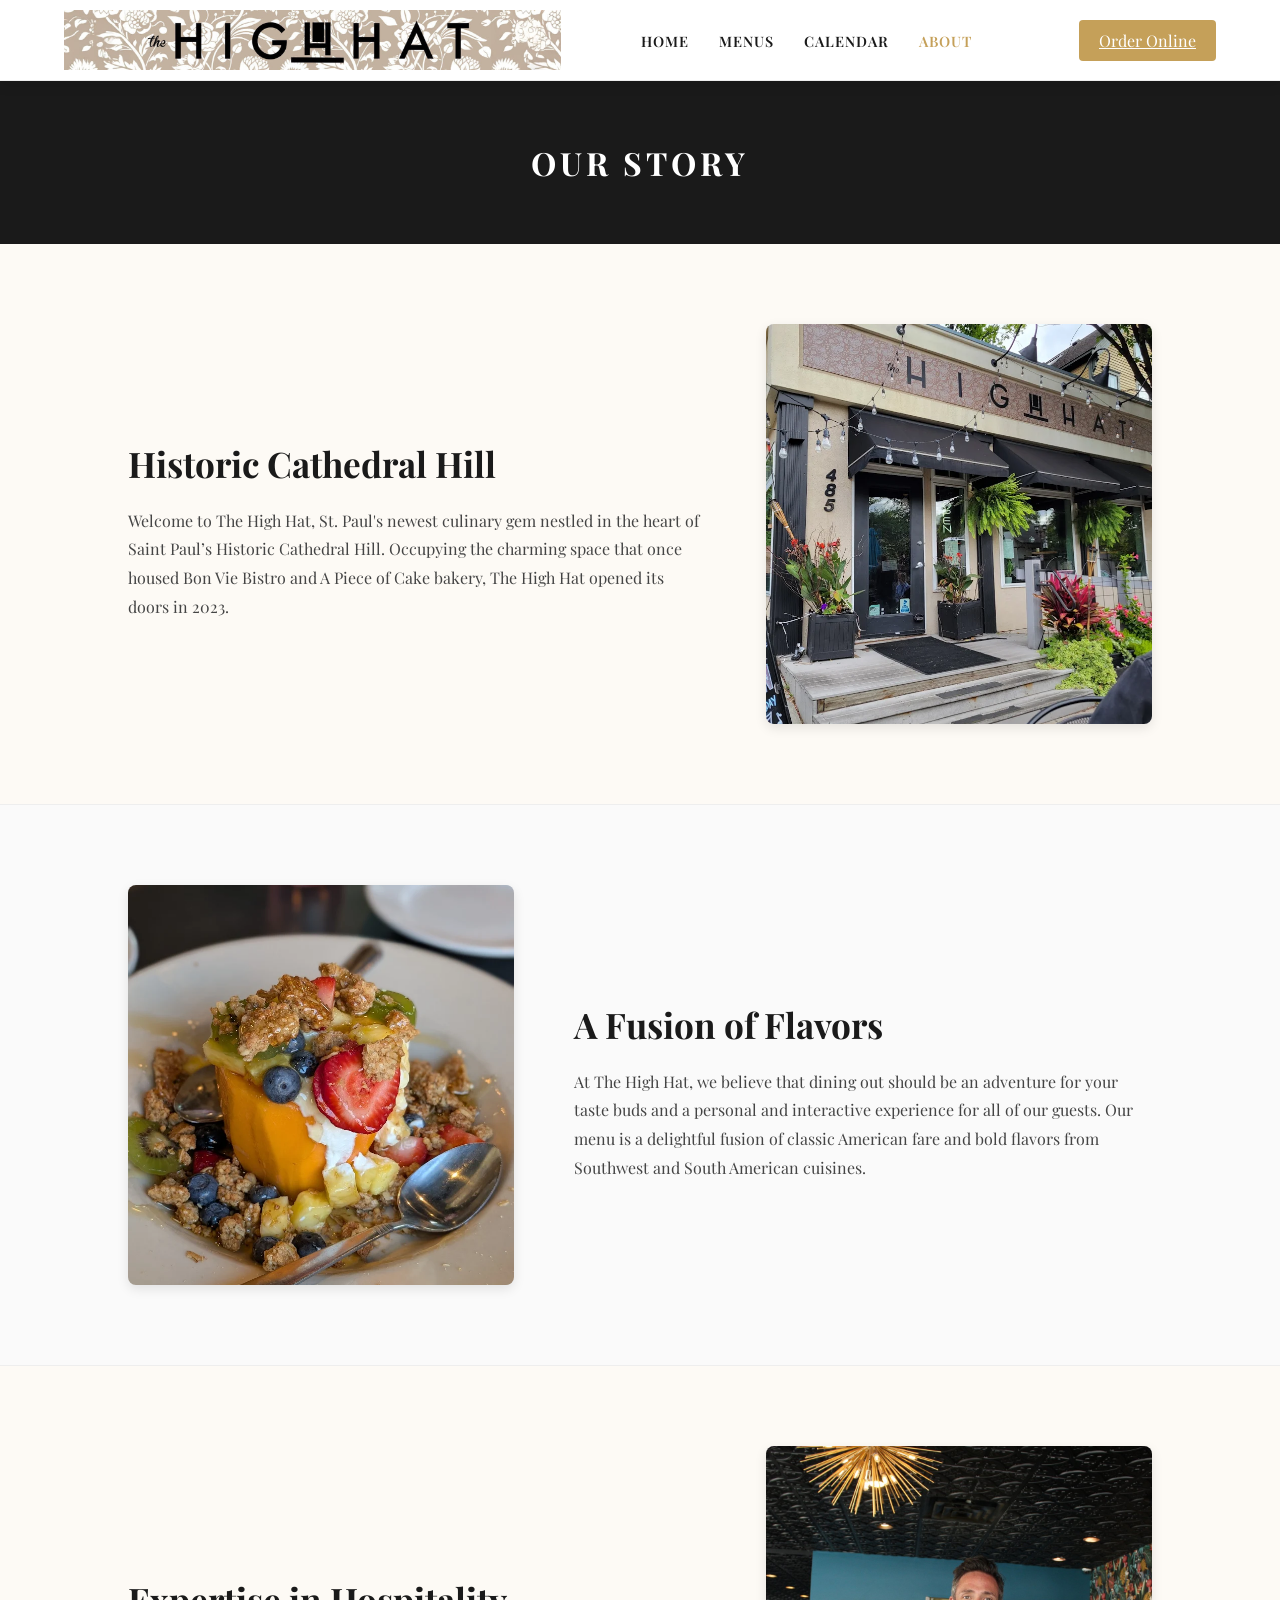
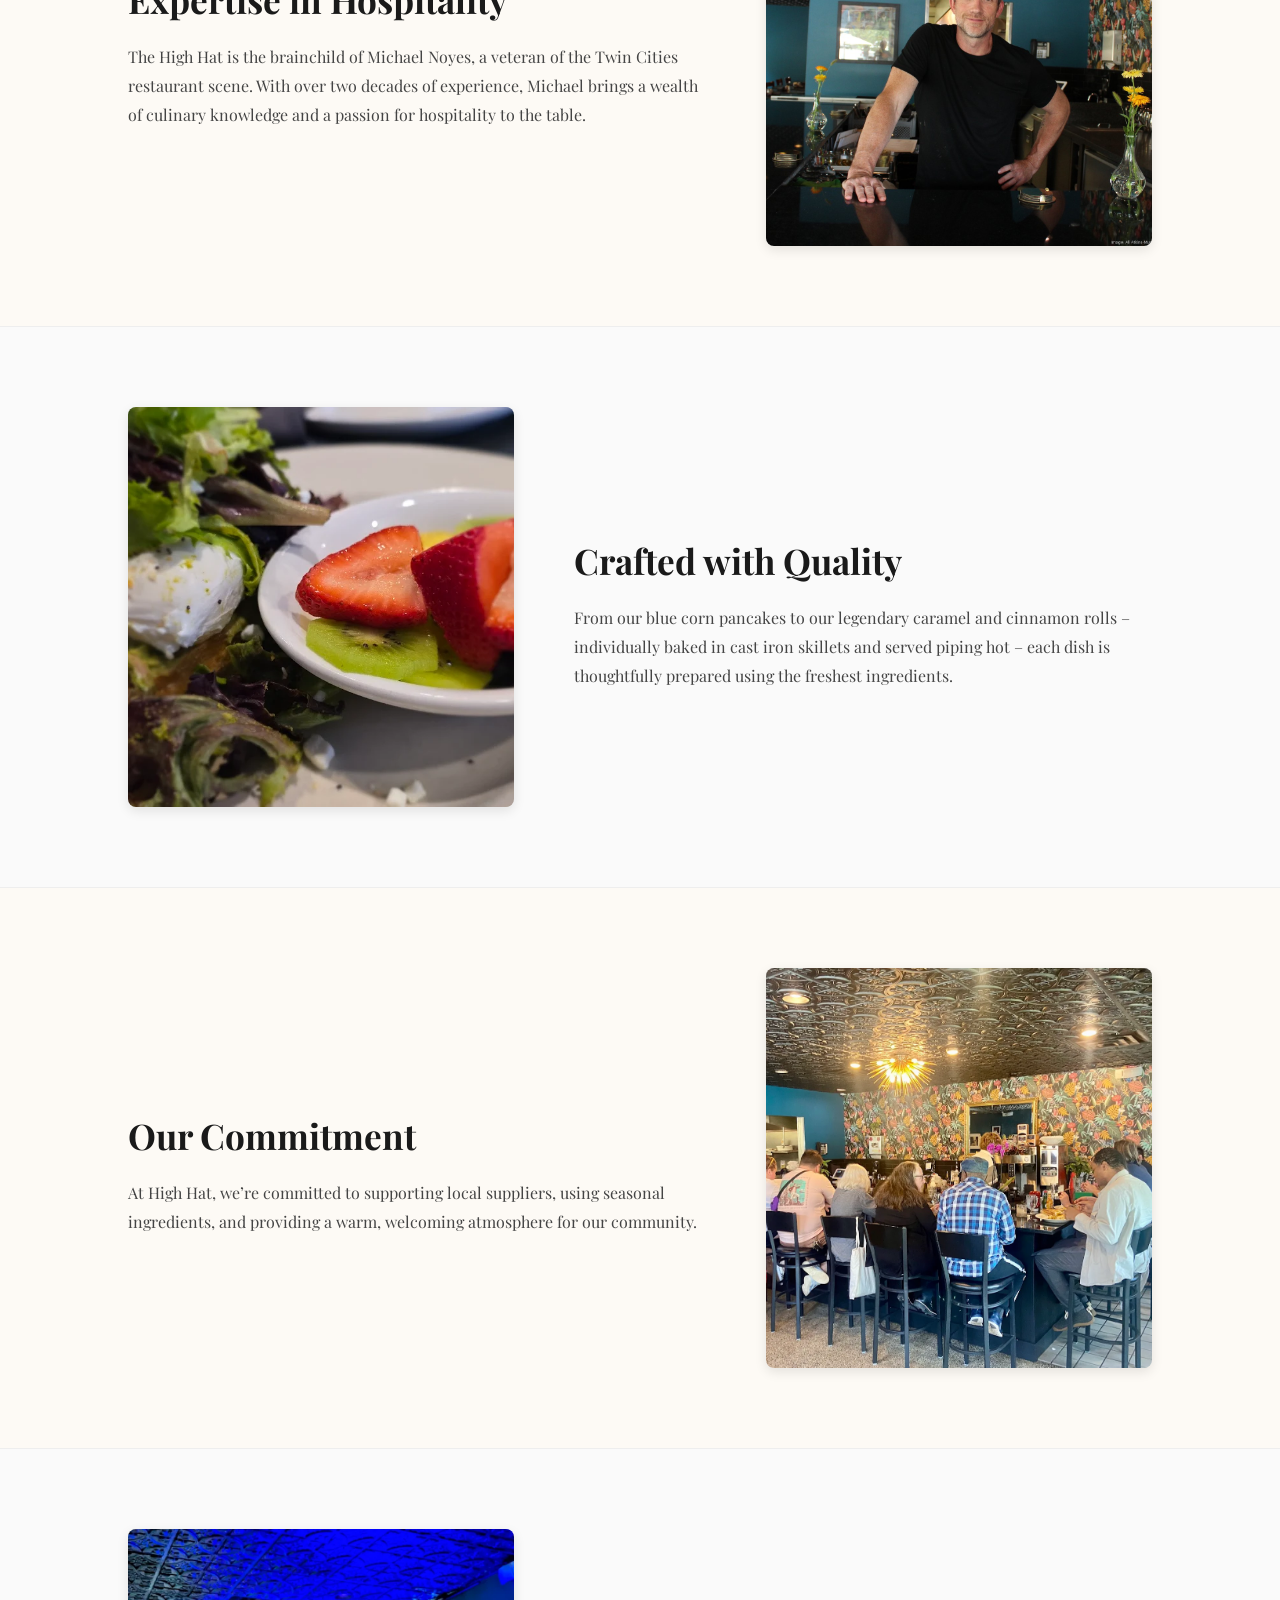
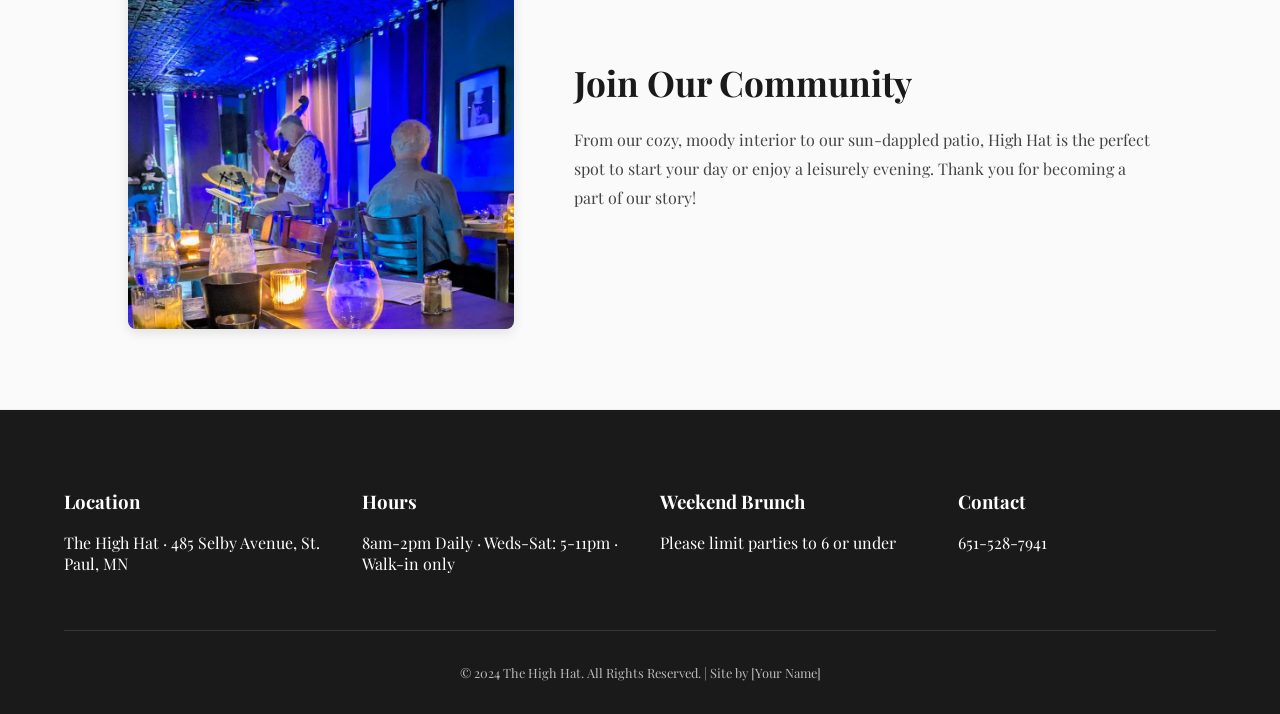
<file: about.html>
<!DOCTYPE html>
<html lang="en">
<head>
    <meta charset="UTF-8">
    <meta name="viewport" content="width=device-width, initial-scale=1.0">
    <title>About | The High Hat St. Paul</title>
    <link href="https://fonts.googleapis.com/css2?family=Playfair+Display:wght@700&family=Raleway:wght@400;600&display=swap" rel="stylesheet">
    <link rel="stylesheet" href="style.css">
    <style>
        /* Header / Nav Adjustments - Matches Home Page */
        nav {
            display: flex;
            justify-content: space-between;
            align-items: center;
            padding: 10px 5%;
            background-color: white;
            border-bottom: 1px solid #eee;
        }

        .logo-container { flex: 1; }

        .logo-img {
            height: 60px;
            width: auto;
            display: block;
        }

        .nav-links {
            flex: 2;
            display: flex;
            justify-content: center;
            gap: 30px;
            list-style: none;
        }

        .nav-socials {
            flex: 1;
            display: flex;
            justify-content: flex-end;
        }

        /* About Section Layout */
        .about-section {
            padding: 80px 10%;
            display: flex;
            align-items: center;
            gap: 60px;
            border-bottom: 1px solid #eee;
        }
        .about-section:nth-child(even) {
            flex-direction: row-reverse;
            background-color: #fafafa;
        }
        .about-text { flex: 1.2; }
        .about-text h2 {
            font-family: 'Playfair Display', serif;
            font-size: 2.2rem;
            margin-bottom: 20px;
            color: var(--charcoal);
        }
        .about-text p { line-height: 1.8; color: #444; }

        .about-image-container {
            flex: 0.8;
            height: 400px;
            border-radius: 8px;
            overflow: hidden;
            box-shadow: var(--shadow);
            background: #eee;
        }
        .about-image-container img {
            width: 100%;
            height: 100%;
            object-fit: cover;
            display: block;
        }

        @media (max-width: 992px) {
            nav { flex-direction: column; gap: 15px; text-align: center; }
            .about-section { flex-direction: column !important; text-align: center; padding: 60px 5%; }
            .about-image-container { width: 100%; height: 300px; }
        }
    </style>
</head>
<body>

<nav>
    <div class="logo-container">
        <a href="index.html">
            <img src="assets/images/highhat-logo-1600.jpg" alt="The High Hat Logo" class="logo-img">
        </a>
    </div>
    <ul class="nav-links">
        <li><a href="index.html">Home</a></li>
        <li><a href="menus.html">Menus</a></li>
        <li><a href="calendar.html">Calendar</a></li>
        <li><a href="about.html" style="color: var(--gold);">About</a></li>
    </ul>
    <div class="nav-socials">
        <a href="https://the-high-hat.square.site/?owg-fulfillment=pickup&fulfillment=PICKUP&location=11ee9ab554c231b391283cecef6dbab4&location_id=LCAC9ADJ18G5F" class="order-btn">Order Online</a>
    </div>
</nav>

<div style="background: var(--charcoal); color: white; padding: 60px 0; text-align: center;">
    <h1 style="margin: 0; letter-spacing: 4px; text-transform: uppercase;">Our Story</h1>
</div>

<main>
    <section class="about-section">
        <div class="about-text">
            <h2>Historic Cathedral Hill</h2>
            <p>Welcome to The High Hat, St. Paul's newest culinary gem nestled in the heart of Saint Paul’s Historic Cathedral Hill. Occupying the charming space that once housed Bon Vie Bistro and A Piece of Cake bakery, The High Hat opened its doors in 2023.</p>
        </div>
        <div class="about-image-container">
            <img src="assets/images/Section1Image.jpg" alt="The High Hat Exterior">
        </div>
    </section>

    <section class="about-section">
        <div class="about-text">
            <h2>A Fusion of Flavors</h2>
            <p>At The High Hat, we believe that dining out should be an adventure for your taste buds and a personal and interactive experience for all of our guests. Our menu is a delightful fusion of classic American fare and bold flavors from Southwest and South American cuisines.</p>
        </div>
        <div class="about-image-container">
            <img src="assets/images/Section2Image.jpg" alt="Fusion Cuisine">
        </div>
    </section>

    <section class="about-section">
        <div class="about-text">
            <h2>Expertise in Hospitality</h2>
            <p>The High Hat is the brainchild of Michael Noyes, a veteran of the Twin Cities restaurant scene. With over two decades of experience, Michael brings a wealth of culinary knowledge and a passion for hospitality to the table.</p>
        </div>
        <div class="about-image-container">
            <img src="assets/images/Section3Image.jpg" alt="Hospitality">
        </div>
    </section>

    <section class="about-section">
        <div class="about-text">
            <h2>Crafted with Quality</h2>
            <p>From our blue corn pancakes to our legendary caramel and cinnamon rolls – individually baked in cast iron skillets and served piping hot – each dish is thoughtfully prepared using the freshest ingredients.</p>
        </div>
        <div class="about-image-container">
            <img src="assets/images/Section4Image.jpg" alt="Cast Iron Rolls">
        </div>
    </section>

    <section class="about-section">
        <div class="about-text">
            <h2>Our Commitment</h2>
            <p>At High Hat, we’re committed to supporting local suppliers, using seasonal ingredients, and providing a warm, welcoming atmosphere for our community.</p>
        </div>
        <div class="about-image-container">
            <img src="assets/images/Section5Image.jpg" alt="Community">
        </div>
    </section>

    <section class="about-section">
        <div class="about-text">
            <h2>Join Our Community</h2>
            <p>From our cozy, moody interior to our sun-dappled patio, High Hat is the perfect spot to start your day or enjoy a leisurely evening. Thank you for becoming a part of our story!</p>
        </div>
        <div class="about-image-container">
            <img src="assets/images/Section6Image.jpg" alt="The High Hat Interior">
        </div>
    </section>
</main>

<footer>
    <div class="footer-content">
        <div><h3>Location</h3><p>The High Hat · 485 Selby Avenue, St. Paul, MN</p></div>
        <div><h3>Hours</h3><p>8am-2pm Daily  ·  Weds-Sat: 5-11pm  ·  Walk-in only</p></div>
        <div><h3>Weekend Brunch</h3><p>Please limit parties to 6 or under</p></div>
        <div><h3>Contact</h3><p>651-528-7941</p></div>
    </div>
    <div class="footer-bottom">
        <p>&copy; 2024 The High Hat. All Rights Reserved. | Site by [Your Name]</p>
    </div>
</footer>

</body>
</html>
</file>
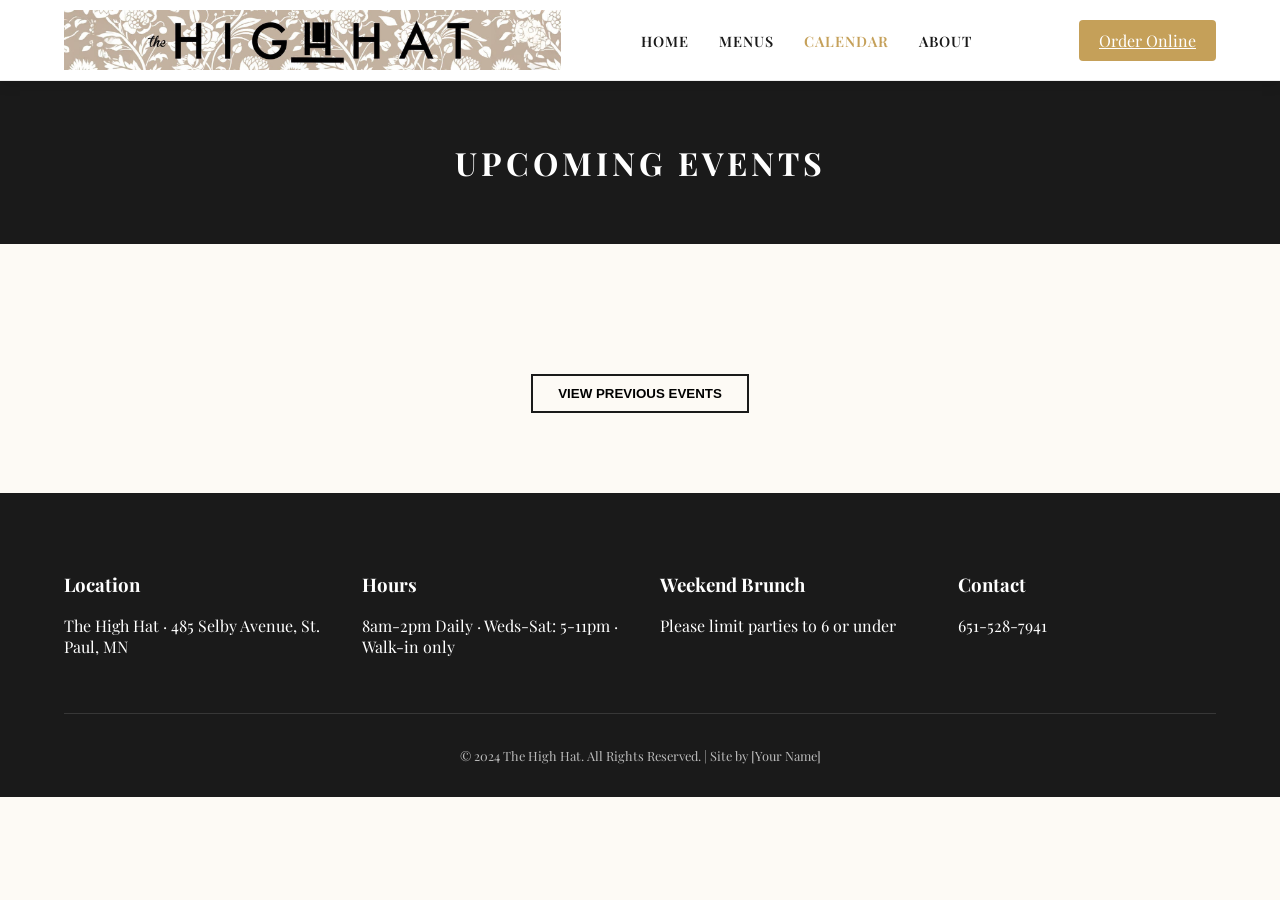
<file: calendar.html>
<!DOCTYPE html>
<html lang="en">
<head>
    <meta charset="UTF-8">
    <meta name="viewport" content="width=device-width, initial-scale=1.0">
    <title>Calendar | The High Hat St. Paul</title>
    <link href="https://fonts.googleapis.com/css2?family=Playfair+Display:wght@700&family=Raleway:wght@400;600&display=swap" rel="stylesheet">
    <link rel="stylesheet" href="style.css">
    <style>
        /* Header / Nav Adjustments */
        nav {
            display: flex;
            justify-content: space-between;
            align-items: center;
            padding: 10px 5%;
            background-color: white;
            border-bottom: 1px solid #eee;
        }
        .logo-container { flex: 1; }
        .logo-img { height: 60px; width: auto; display: block; }
        .nav-links { flex: 2; display: flex; justify-content: center; gap: 30px; list-style: none; }
        .nav-socials { flex: 1; display: flex; justify-content: flex-end; }

        .calendar-container { padding: 40px 5%; max-width: 1200px; margin: auto; }
        .section-title { font-family: 'Playfair Display', serif; font-size: 2rem; border-bottom: 2px solid var(--gold); margin-bottom: 30px; padding-bottom: 10px; }
        .calendar-grid { display: grid; grid-template-columns: repeat(auto-fit, minmax(300px, 1fr)); gap: 30px; margin-bottom: 50px; }

        .event-card { background: #ffffff; border: 1px solid #ddd; border-radius: 8px; overflow: hidden; display: flex; flex-direction: column; transition: 0.3s; box-shadow: 0 4px 6px rgba(0,0,0,0.05); }
        .event-card:hover { transform: translateY(-5px); box-shadow: 0 8px 15px rgba(0,0,0,0.1); }
        .past-event { opacity: 0.7; filter: grayscale(50%); }

        .event-image-container { width: 100%; height: 400px; background-color: #f4f4f4; overflow: hidden; }
        .event-image-container img { width: 100%; height: 100%; object-fit: cover; display: block; }

        .event-info { padding: 20px; text-align: center; flex-grow: 1; display: flex; flex-direction: column; }
        .event-date-display { color: var(--gold); font-weight: 600; text-transform: uppercase; font-size: 0.85rem; display: block; }
        .event-name { font-family: 'Playfair Display', serif; font-size: 1.3rem; margin: 10px 0; color: var(--charcoal); }
        .event-details { font-size: 0.9rem; line-height: 1.5; color: #555; margin-bottom: 15px; flex-grow: 1; }

        #previous-events-wrapper { display: none; margin-top: 20px; }
        .toggle-btn { background: none; border: 2px solid #1a1a1a; padding: 10px 25px; cursor: pointer; font-weight: 600; text-transform: uppercase; transition: 0.3s; margin: 40px 0; }
        .toggle-btn:hover { background: #1a1a1a; color: white; }
        .details-btn { display: inline-block; padding: 10px 20px; background-color: var(--gold); color: white; text-decoration: none; border-radius: 4px; font-size: 0.75rem; font-weight: 600; text-transform: uppercase; margin-top: auto; }

        @media (max-width: 992px) {
            nav { flex-direction: column; gap: 15px; text-align: center; }
        }
    </style>
</head>
<body>

<nav>
    <div class="logo-container">
        <a href="index.html">
            <img src="assets/images/highhat-logo-1600.jpg" alt="The High Hat Logo" class="logo-img">
        </a>
    </div>
    <ul class="nav-links">
        <li><a href="index.html">Home</a></li>
        <li><a href="menus.html">Menus</a></li>
        <li><a href="calendar.html" style="color: var(--gold);">Calendar</a></li>
        <li><a href="about.html">About</a></li>
    </ul>
    <div class="nav-socials">
        <a href="https://the-high-hat.square.site/?owg-fulfillment=pickup&fulfillment=PICKUP&location=11ee9ab554c231b391283cecef6dbab4&location_id=LCAC9ADJ18G5F" class="order-btn">Order Online</a>
    </div>
</nav>

<div style="background: var(--charcoal); color: white; padding: 60px 0; text-align: center;">
    <h1 style="margin: 0; letter-spacing: 4px; text-transform: uppercase;">Upcoming Events</h1>
</div>

<main class="calendar-container">
    <div id="upcoming-grid" class="calendar-grid"></div>

    <div style="text-align: center;">
        <button class="toggle-btn" onclick="togglePastEvents()">View Previous Events</button>
    </div>

    <div id="previous-events-wrapper">
        <h2 class="section-title">Past Events</h2>
        <div id="previous-grid" class="calendar-grid"></div>
    </div>

    <div id="master-event-list" style="display: none;">

        <div class="event-card" data-date="2026-03-05">
            <div class="event-image-container"><img src="assets/events/Event_Magraw.jpeg" alt="Dean Magraw"></div>
            <div class="event-info">
                <span class="event-date-display">Thursday, March 5th</span>
                <h3 class="event-name">Dean Magraw, Gary Raynor, and Jay Epstein</h3>
                <p class="event-details">$10 cover or a 2 drink minimum per person</p>
            </div>
        </div>

        <div class="event-card" data-date="2026-03-06">
            <div class="event-image-container"><img src="assets/events/zacc-harris.jpg" alt="Zacc Harris"></div>
            <div class="event-info">
                <span class="event-date-display">Friday, March 6th @ 7PM</span>
                <h3 class="event-name">The Zacc Harris Trio</h3>
                <p class="event-details">$10 cover or a 2 drink minimum per person</p>
            </div>
        </div>

        <div class="event-card" data-date="2026-03-07">
            <div class="event-image-container"><img src="assets/events/Power-of-Jazz-Quartet-500.jpg" alt="Power of 10"></div>
            <div class="event-info">
                <span class="event-date-display">Saturday, March 7th @ 7PM</span>
                <h3 class="event-name">Power of Ten Quartet</h3>
                <p class="event-details">$15 cover or a 2 drink minimum per person.</p>
            </div>
        </div>

        <div class="event-card" data-date="2026-03-12">
            <div class="event-image-container"><img src="assets/events/Event_Epstein.jpeg" alt="Dave Hagedorn"></div>
            <div class="event-info">
                <span class="event-date-display">Thursday, March 12th @ 7PM</span>
                <h3 class="event-name">Dave Hagedorn with Jay Epstein and Gary Raynor</h3>
                <p class="event-details">$10 cover or a 2 drink minimum per person</p>
            </div>
        </div>

        <div class="event-card" data-date="2026-03-13">
            <div class="event-image-container"><img src="assets/events/Event_Carioca.jpeg" alt="Quarteto Carioca"></div>
            <div class="event-info">
                <span class="event-date-display">Friday, March 13th @ 7PM</span>
                <h3 class="event-name">Quarteto Carioca</h3>
                <p class="event-details">Swingin' bossa nova, samba jazz, and MPB.</p>
                <a href="https://www.eventbrite.com/e/quarteto-carioca-live-at-the-high-hat-tickets-1984516990741" class="details-btn">Tickets / Details</a>
            </div>
        </div>

        <div class="event-card" data-date="2026-03-14">
            <div class="event-image-container"><img src="assets/events/sean-smitty-smith.jpg" alt="Sean Smitty Smith"></div>
            <div class="event-info">
                <span class="event-date-display">Saturday, March 14th @ 7PM</span>
                <h3 class="event-name">Sean "Smitty" Smith and SP4</h3>
                <p class="event-details">A night of funk, soul, and R&B.</p>
                <a href="https://www.eventbrite.com/e/sean-smitty-smith-and-sp4-tickets-1984573045402" class="details-btn">Tickets / Details</a>
            </div>
        </div>

    </div>
</main>

<script>
    function organizeEvents() {
        const today = new Date();
        today.setHours(0, 0, 0, 0);
        const masterList = document.getElementById('master-event-list');
        const events = masterList.getElementsByClassName('event-card');
        const upcomingGrid = document.getElementById('upcoming-grid');
        const previousGrid = document.getElementById('previous-grid');

        Array.from(events).forEach(event => {
            const eventDateStr = event.getAttribute('data-date');
            const eventDate = new Date(eventDateStr + "T00:00:00");

            if (eventDate >= today) {
                upcomingGrid.appendChild(event.cloneNode(true));
            } else {
                const pastEvent = event.cloneNode(true);
                pastEvent.classList.add('past-event');
                previousGrid.appendChild(pastEvent);
            }
        });
    }
    function togglePastEvents() {
        const wrapper = document.getElementById('previous-events-wrapper');
        const btn = document.querySelector('.toggle-btn');
        if (wrapper.style.display === 'block') {
            wrapper.style.display = 'none';
            btn.innerText = 'View Previous Events';
        } else {
            wrapper.style.display = 'block';
            btn.innerText = 'Hide Previous Events';
        }
    }
    window.onload = organizeEvents;
</script>

<footer>
    <div class="footer-content">
        <div><h3>Location</h3><p>The High Hat · 485 Selby Avenue, St. Paul, MN</p></div>
        <div><h3>Hours</h3><p>8am-2pm Daily  ·  Weds-Sat: 5-11pm  ·  Walk-in only</p></div>
        <div><h3>Weekend Brunch</h3><p>Please limit parties to 6 or under</p></div>
        <div><h3>Contact</h3><p>651-528-7941</p></div>
    </div>
    <div class="footer-bottom">
        <p>&copy; 2024 The High Hat. All Rights Reserved. | Site by [Your Name]</p>
    </div>
</footer>

</body>
</html>
</file>
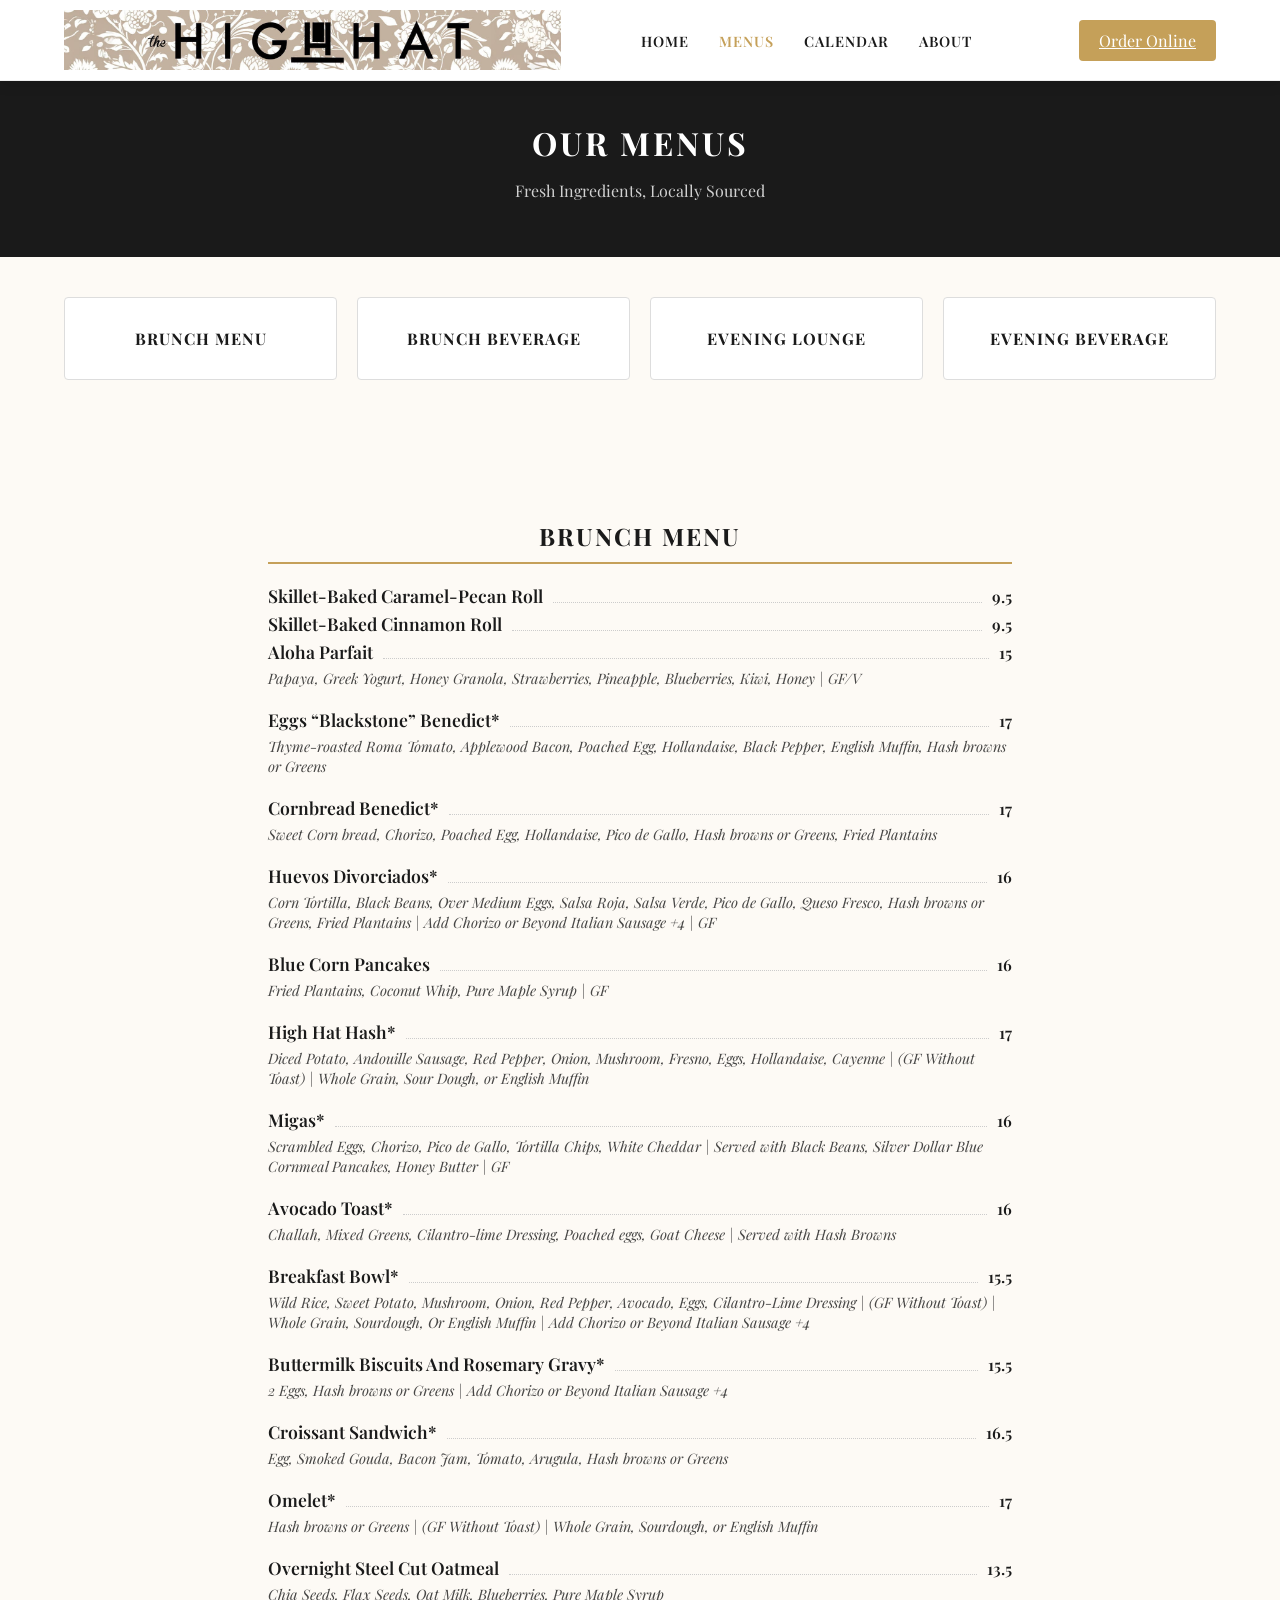
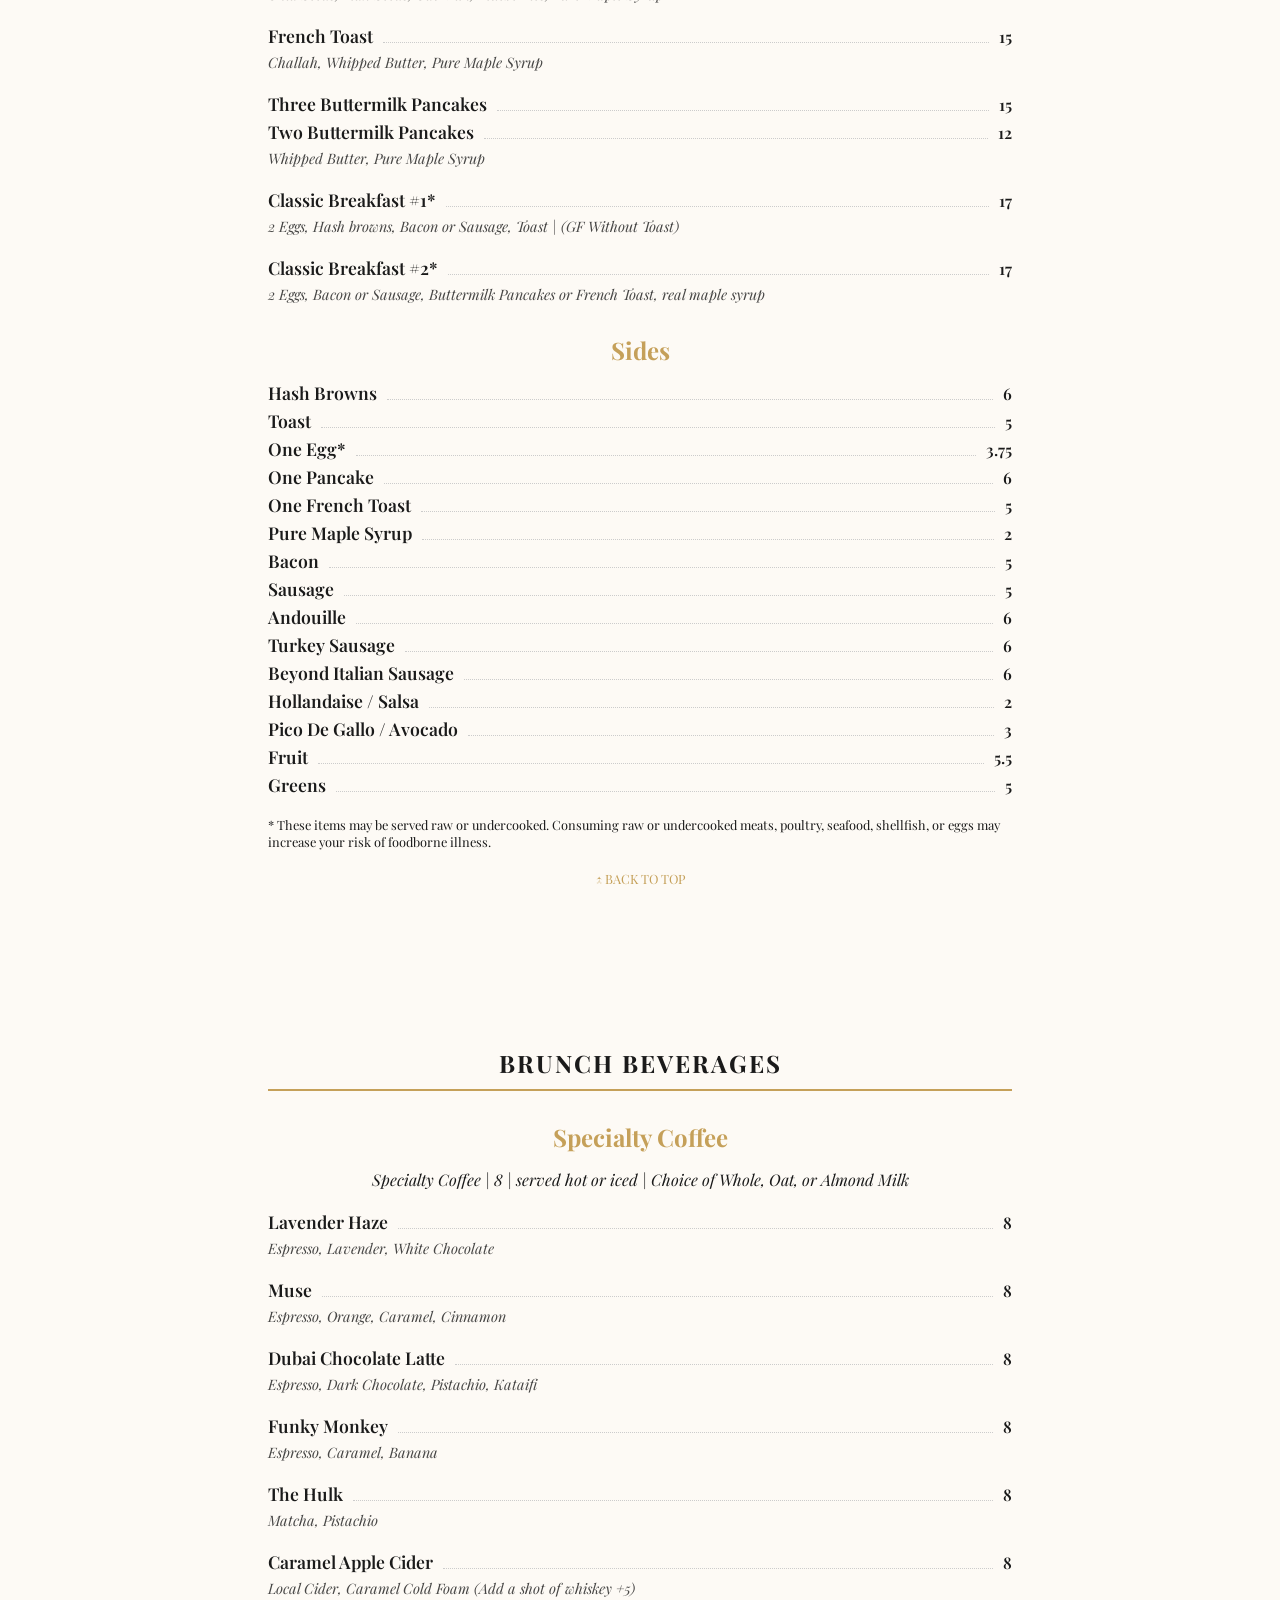
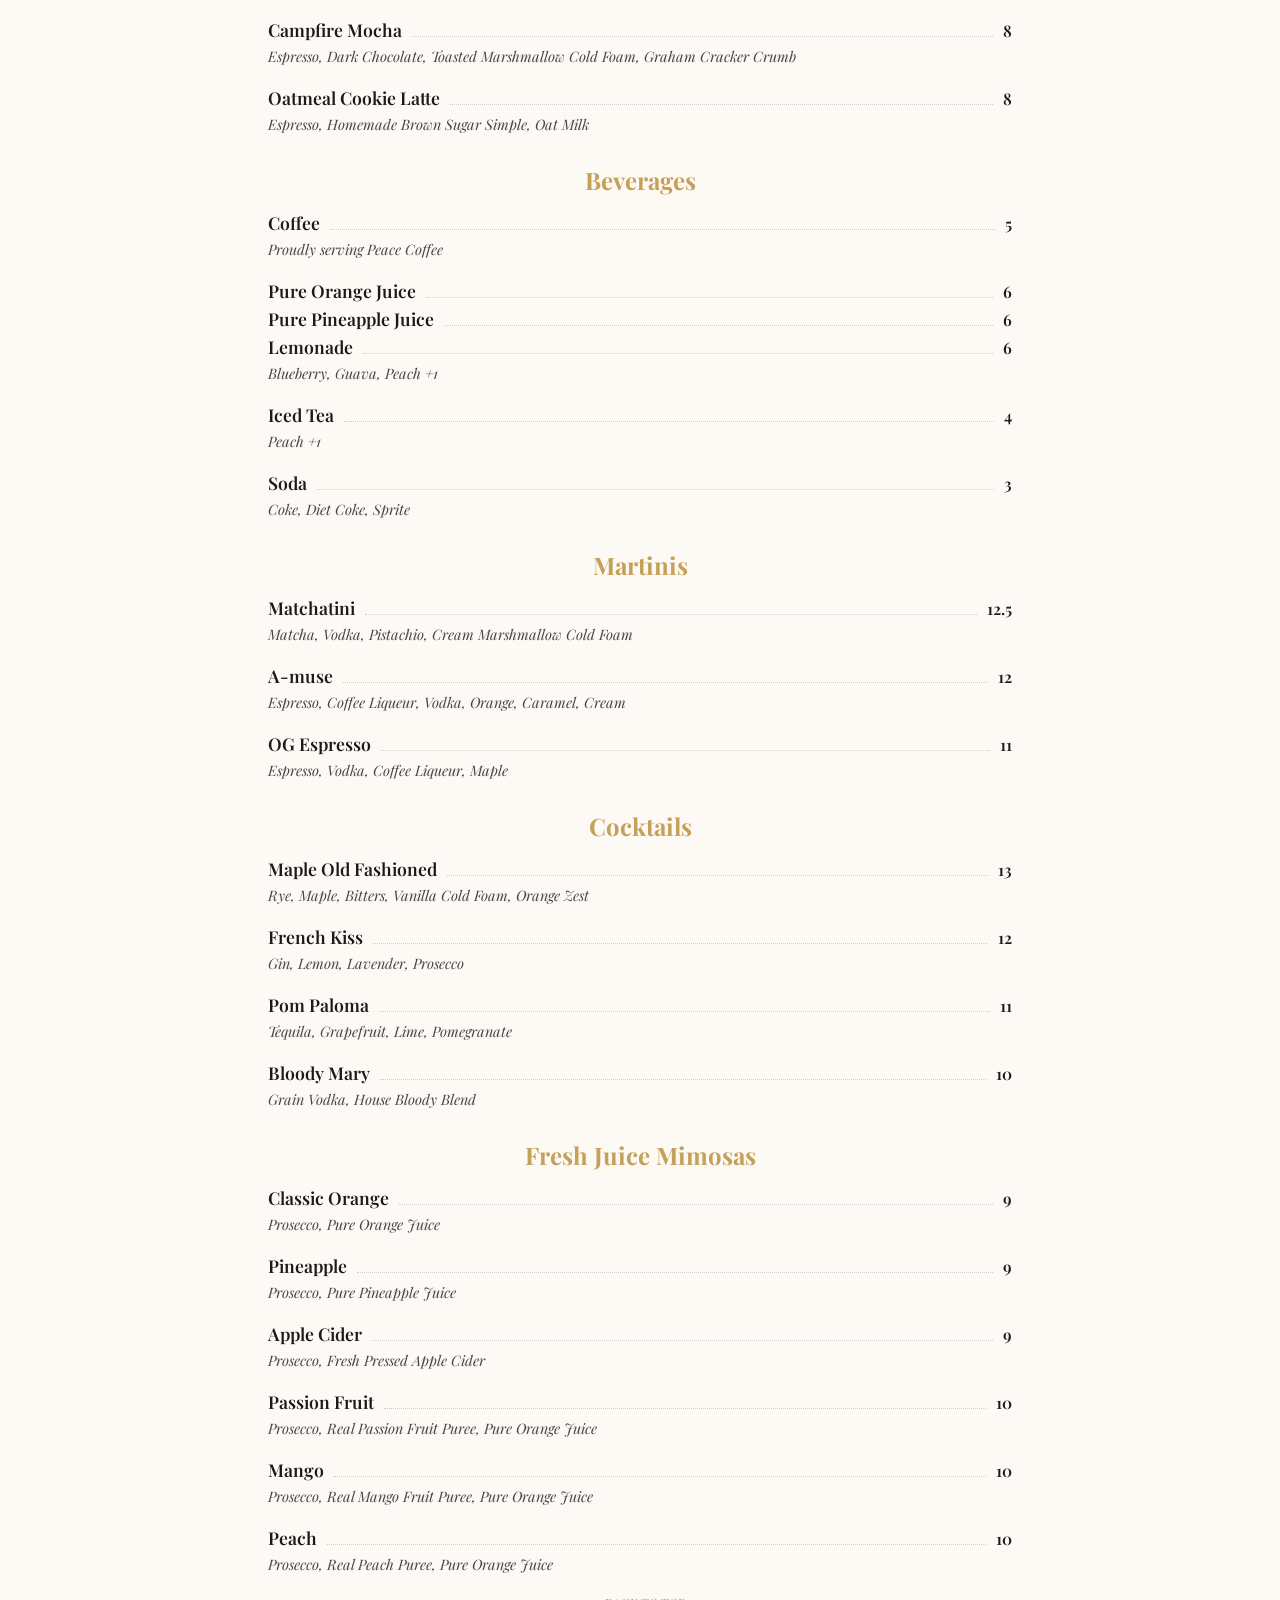
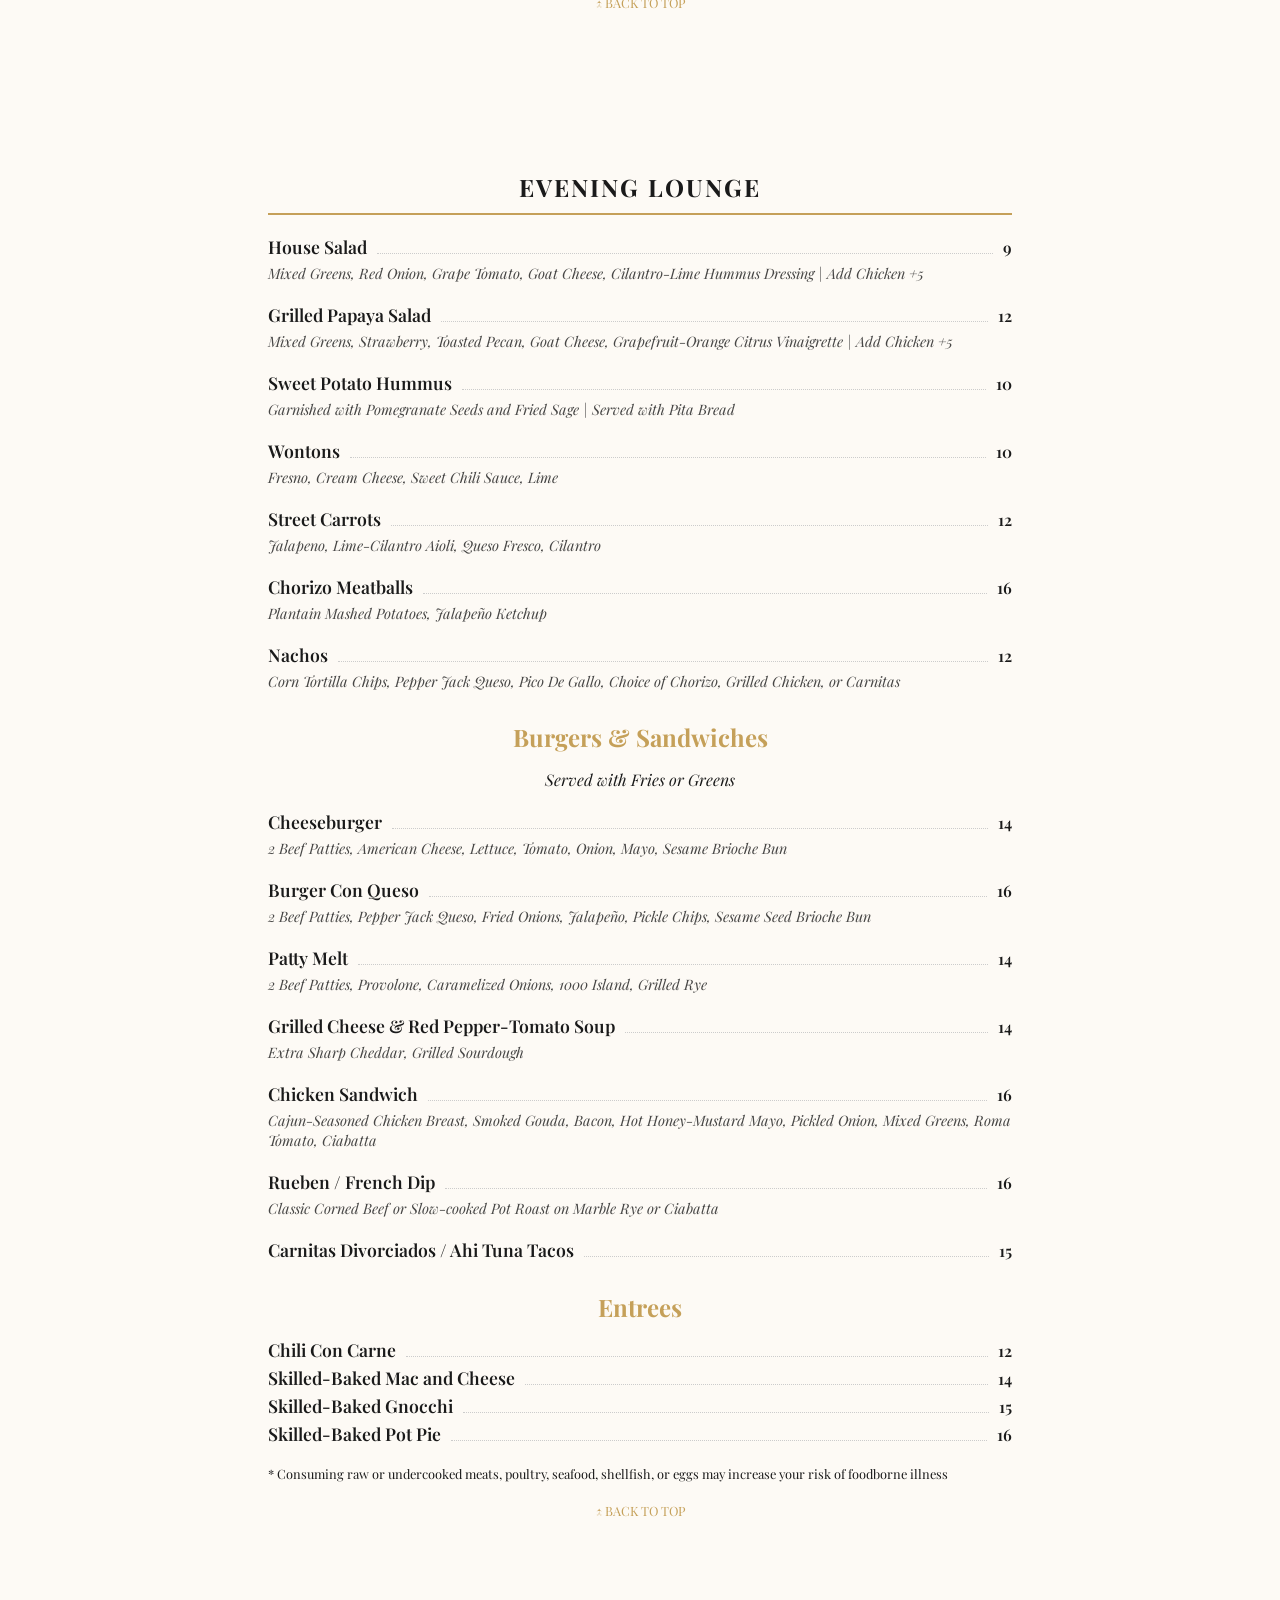
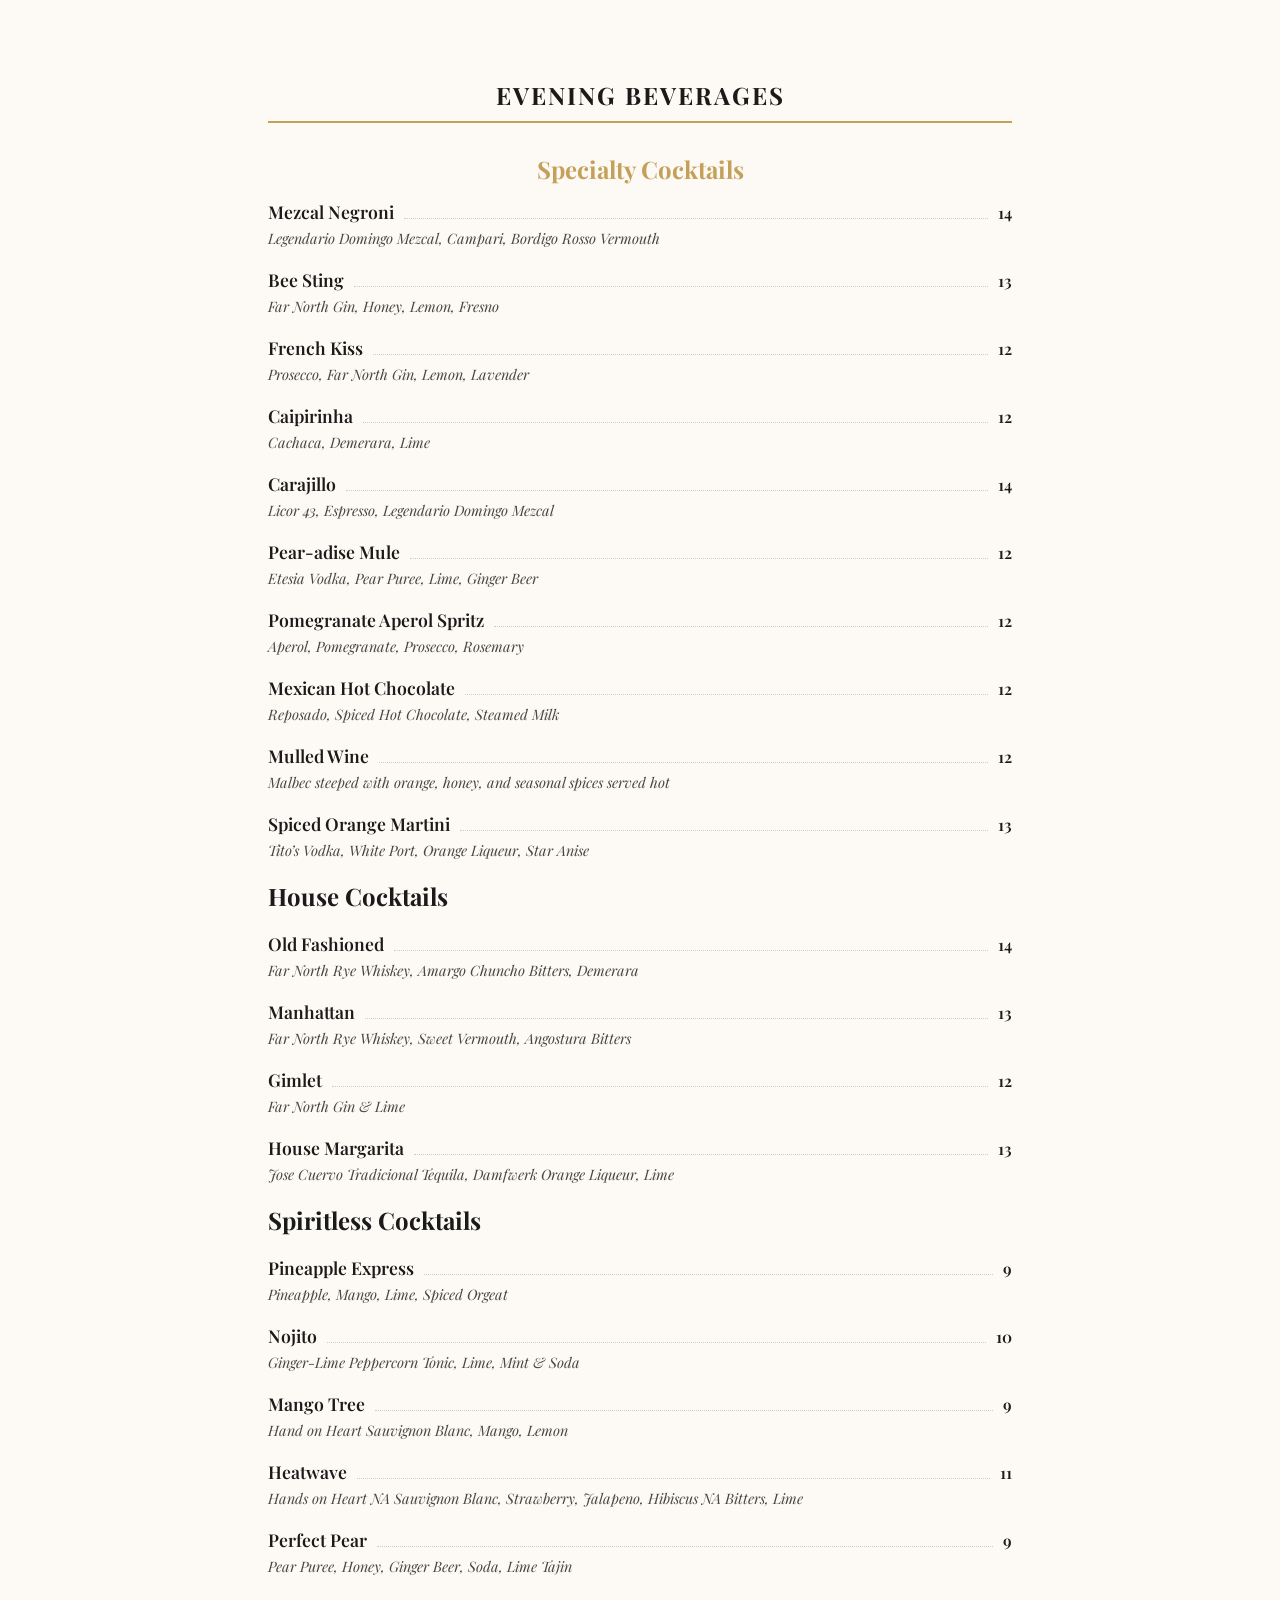
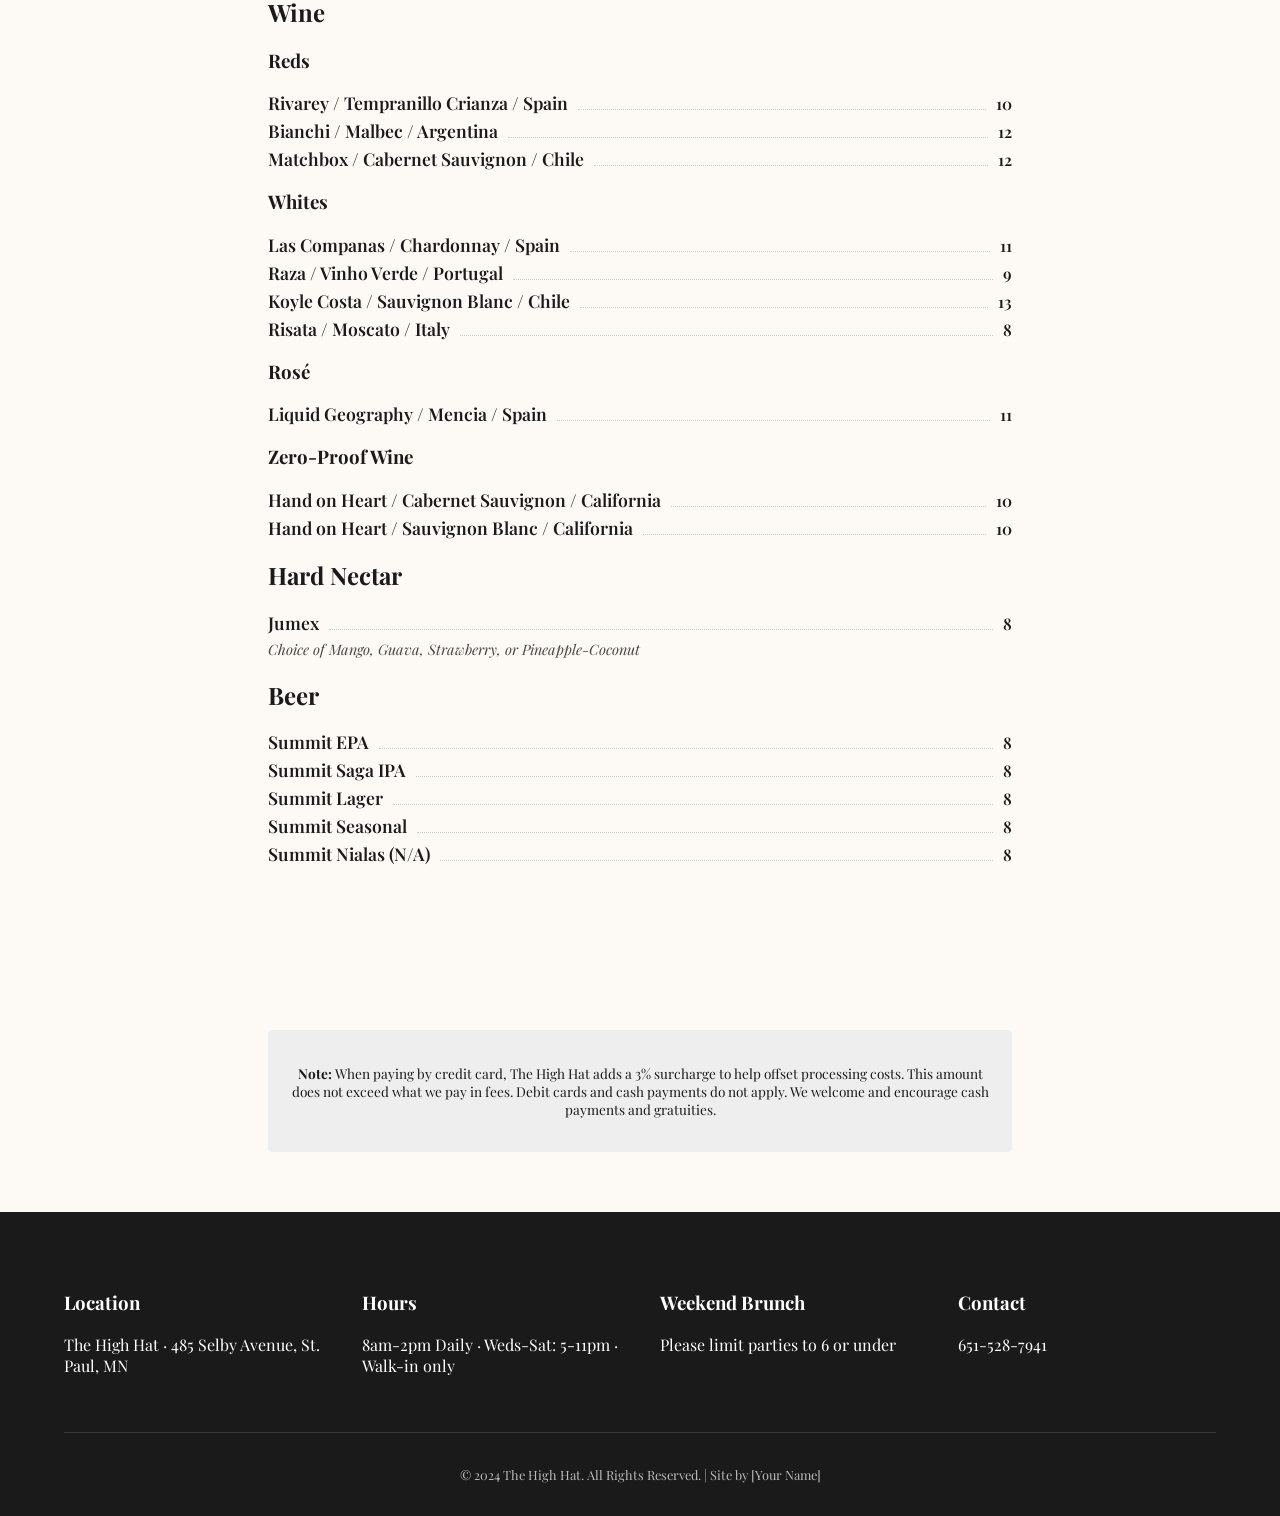
<file: menus.html>
<!DOCTYPE html>
<html lang="en">
<head>
    <meta charset="UTF-8">
    <meta name="viewport" content="width=device-width, initial-scale=1.0">
    <title>Menus | The High Hat St. Paul</title>
    <link href="https://fonts.googleapis.com/css2?family=Playfair+Display:wght@700&family=Raleway:wght@400;600&display=swap" rel="stylesheet">
    <link rel="stylesheet" href="style.css">
    <style>
        /* Header / Nav Adjustments */
        nav {
            display: flex;
            justify-content: space-between;
            align-items: center;
            padding: 10px 5%;
            background-color: white;
            border-bottom: 1px solid #eee;
        }
        .logo-container { flex: 1; }
        .logo-img { height: 60px; width: auto; display: block; }
        .nav-links { flex: 2; display: flex; justify-content: center; gap: 30px; list-style: none; }
        .nav-socials { flex: 1; display: flex; justify-content: flex-end; }

        .menu-grid {
            display: grid;
            grid-template-columns: repeat(auto-fit, minmax(200px, 1fr));
            gap: 20px;
            padding: 40px 5%;
        }
        .menu-card {
            background: var(--white);
            border: 1px solid #ddd;
            padding: 30px;
            text-align: center;
            text-decoration: none;
            color: var(--charcoal);
            transition: 0.3s;
            border-radius: 4px;
        }
        .menu-card:hover {
            border-color: var(--gold);
            transform: translateY(-5px);
            box-shadow: var(--shadow);
        }
        .menu-card h3 {
            margin: 0;
            text-transform: uppercase;
            letter-spacing: 1px;
            font-size: 1rem;
        }
        .menu-content-section {
            padding: 60px 10%;
            max-width: 1000px;
            margin: auto;
            scroll-margin-top: 100px; /* Offset for sticky nav */
        }
        .menu-category-title {
            text-align: center;
            border-bottom: 2px solid var(--gold);
            margin: 40px 0 20px;
            padding-bottom: 10px;
            text-transform: uppercase;
            letter-spacing: 2px;
            color: var(--charcoal);
        }
        .sub-category {
            font-family: 'Playfair Display', serif;
            font-size: 1.5rem;
            margin: 30px 0 15px;
            color: var(--gold);
            text-align: center;
        }
        .menu-item {
            display: flex;
            justify-content: space-between;
            align-items: baseline;
            margin-bottom: 5px;
        }
        .item-name {
            font-weight: 600;
            font-family: 'Playfair Display', serif;
            font-size: 1.1rem;
        }
        .item-dots {
            flex: 1;
            border-bottom: 1px dotted #ccc;
            margin: 0 10px;
        }
        .item-price { font-weight: 600; }
        .item-description {
            font-size: 0.9rem;
            font-style: italic;
            margin-bottom: 20px;
            opacity: 0.8;
            display: block;
        }
        .surcharge-note {
            background: #eee;
            padding: 20px;
            text-align: center;
            font-size: 0.85rem;
            margin-top: 40px;
            border-radius: 4px;
        }
        .back-to-top {
            display: block;
            text-align: center;
            margin-top: 20px;
            font-size: 0.8rem;
            text-decoration: none;
            color: var(--gold);
            text-transform: uppercase;
        }
    </style>
</head>
<body>

<nav>
    <div class="logo-container">
        <a href="index.html">
            <img src="assets/images/highhat-logo-1600.jpg" alt="The High Hat Logo" class="logo-img">
        </a>
    </div>
    <ul class="nav-links">
        <li><a href="index.html">Home</a></li>
        <li><a href="menus.html" style="color: var(--gold);">Menus</a></li>
        <li><a href="calendar.html">Calendar</a></li>
        <li><a href="about.html">About</a></li>
    </ul>
    <div class="nav-socials">
        <a href="https://thehighhatmn.square.site/" class="order-btn">Order Online</a>
    </div>
</nav>

<div style="background: var(--charcoal); color: white; padding: 40px 0; text-align: center;">
    <h1 style="margin: 0; letter-spacing: 3px;">OUR MENUS</h1>
    <p style="opacity: 0.8;">Fresh Ingredients, Locally Sourced</p>
</div>

<div class="menu-grid">
    <a href="#brunch" class="menu-card"><h3>Brunch Menu</h3></a>
    <a href="#brunch-bev" class="menu-card"><h3>Brunch Beverage</h3></a>
    <a href="#evening" class="menu-card"><h3>Evening Lounge</h3></a>
    <a href="#evening-bev" class="menu-card"><h3>Evening Beverage</h3></a>
</div>

<section id="brunch" class="menu-content-section">
    <h2 class="menu-category-title">Brunch Menu</h2>

    <div class="menu-item"><span class="item-name">Skillet-Baked Caramel-Pecan Roll</span><span class="item-dots"></span><span class="item-price">9.5</span></div>
    <div class="menu-item"><span class="item-name">Skillet-Baked Cinnamon Roll</span><span class="item-dots"></span><span class="item-price">9.5</span></div>

    <div class="menu-item"><span class="item-name">Aloha Parfait</span><span class="item-dots"></span><span class="item-price">15</span></div>
    <span class="item-description">Papaya, Greek Yogurt, Honey Granola, Strawberries, Pineapple, Blueberries, Kiwi, Honey | GF/V</span>

    <div class="menu-item"><span class="item-name">Eggs “Blackstone” Benedict*</span><span class="item-dots"></span><span class="item-price">17</span></div>
    <span class="item-description">Thyme-roasted Roma Tomato, Applewood Bacon, Poached Egg, Hollandaise, Black Pepper, English Muffin, Hash browns or Greens</span>

    <div class="menu-item"><span class="item-name">Cornbread Benedict*</span><span class="item-dots"></span><span class="item-price">17</span></div>
    <span class="item-description">Sweet Corn bread, Chorizo, Poached Egg, Hollandaise, Pico de Gallo, Hash browns or Greens, Fried Plantains</span>

    <div class="menu-item"><span class="item-name">Huevos Divorciados*</span><span class="item-dots"></span><span class="item-price">16</span></div>
    <span class="item-description">Corn Tortilla, Black Beans, Over Medium Eggs, Salsa Roja, Salsa Verde, Pico de Gallo, Queso Fresco, Hash browns or Greens, Fried Plantains | Add Chorizo or Beyond Italian Sausage +4 | GF</span>

    <div class="menu-item"><span class="item-name">Blue Corn Pancakes</span><span class="item-dots"></span><span class="item-price">16</span></div>
    <span class="item-description">Fried Plantains, Coconut Whip, Pure Maple Syrup | GF</span>

    <div class="menu-item"><span class="item-name">High Hat Hash*</span><span class="item-dots"></span><span class="item-price">17</span></div>
    <span class="item-description">Diced Potato, Andouille Sausage, Red Pepper, Onion, Mushroom, Fresno, Eggs, Hollandaise, Cayenne | (GF Without Toast) | Whole Grain, Sour Dough, or English Muffin</span>

    <div class="menu-item"><span class="item-name">Migas*</span><span class="item-dots"></span><span class="item-price">16</span></div>
    <span class="item-description">Scrambled Eggs, Chorizo, Pico de Gallo, Tortilla Chips, White Cheddar | Served with Black Beans, Silver Dollar Blue Cornmeal Pancakes, Honey Butter | GF</span>

    <div class="menu-item"><span class="item-name">Avocado Toast*</span><span class="item-dots"></span><span class="item-price">16</span></div>
    <span class="item-description">Challah, Mixed Greens, Cilantro-lime Dressing, Poached eggs, Goat Cheese | Served with Hash Browns</span>

    <div class="menu-item"><span class="item-name">Breakfast Bowl*</span><span class="item-dots"></span><span class="item-price">15.5</span></div>
    <span class="item-description">Wild Rice, Sweet Potato, Mushroom, Onion, Red Pepper, Avocado, Eggs, Cilantro-Lime Dressing | (GF Without Toast) | Whole Grain, Sourdough, Or English Muffin | Add Chorizo or Beyond Italian Sausage +4</span>

    <div class="menu-item"><span class="item-name">Buttermilk Biscuits And Rosemary Gravy*</span><span class="item-dots"></span><span class="item-price">15.5</span></div>
    <span class="item-description">2 Eggs, Hash browns or Greens | Add Chorizo or Beyond Italian Sausage +4</span>

    <div class="menu-item"><span class="item-name">Croissant Sandwich*</span><span class="item-dots"></span><span class="item-price">16.5</span></div>
    <span class="item-description">Egg, Smoked Gouda, Bacon Jam, Tomato, Arugula, Hash browns or Greens</span>

    <div class="menu-item"><span class="item-name">Omelet*</span><span class="item-dots"></span><span class="item-price">17</span></div>
    <span class="item-description">Hash browns or Greens | (GF Without Toast) | Whole Grain, Sourdough, or English Muffin</span>

    <div class="menu-item"><span class="item-name">Overnight Steel Cut Oatmeal</span><span class="item-dots"></span><span class="item-price">13.5</span></div>
    <span class="item-description">Chia Seeds, Flax Seeds, Oat Milk, Blueberries, Pure Maple Syrup</span>

    <div class="menu-item"><span class="item-name">French Toast</span><span class="item-dots"></span><span class="item-price">15</span></div>
    <span class="item-description">Challah, Whipped Butter, Pure Maple Syrup</span>

    <div class="menu-item"><span class="item-name">Three Buttermilk Pancakes</span><span class="item-dots"></span><span class="item-price">15</span></div>
    <div class="menu-item"><span class="item-name">Two Buttermilk Pancakes</span><span class="item-dots"></span><span class="item-price">12</span></div>
    <span class="item-description">Whipped Butter, Pure Maple Syrup</span>

    <div class="menu-item"><span class="item-name">Classic Breakfast #1*</span><span class="item-dots"></span><span class="item-price">17</span></div>
    <span class="item-description">2 Eggs, Hash browns, Bacon or Sausage, Toast | (GF Without Toast)</span>

    <div class="menu-item"><span class="item-name">Classic Breakfast #2*</span><span class="item-dots"></span><span class="item-price">17</span></div>
    <span class="item-description">2 Eggs, Bacon or Sausage, Buttermilk Pancakes or French Toast, real maple syrup</span>

    <h3 class="sub-category">Sides</h3>
    <div class="menu-item"><span class="item-name">Hash Browns</span><span class="item-dots"></span><span class="item-price">6</span></div>
    <div class="menu-item"><span class="item-name">Toast</span><span class="item-dots"></span><span class="item-price">5</span></div>
    <div class="menu-item"><span class="item-name">One Egg*</span><span class="item-dots"></span><span class="item-price">3.75</span></div>
    <div class="menu-item"><span class="item-name">One Pancake</span><span class="item-dots"></span><span class="item-price">6</span></div>
    <div class="menu-item"><span class="item-name">One French Toast</span><span class="item-dots"></span><span class="item-price">5</span></div>
    <div class="menu-item"><span class="item-name">Pure Maple Syrup</span><span class="item-dots"></span><span class="item-price">2</span></div>
    <div class="menu-item"><span class="item-name">Bacon</span><span class="item-dots"></span><span class="item-price">5</span></div>
    <div class="menu-item"><span class="item-name">Sausage</span><span class="item-dots"></span><span class="item-price">5</span></div>
    <div class="menu-item"><span class="item-name">Andouille</span><span class="item-dots"></span><span class="item-price">6</span></div>
    <div class="menu-item"><span class="item-name">Turkey Sausage</span><span class="item-dots"></span><span class="item-price">6</span></div>
    <div class="menu-item"><span class="item-name">Beyond Italian Sausage</span><span class="item-dots"></span><span class="item-price">6</span></div>
    <div class="menu-item"><span class="item-name">Hollandaise / Salsa</span><span class="item-dots"></span><span class="item-price">2</span></div>
    <div class="menu-item"><span class="item-name">Pico De Gallo / Avocado</span><span class="item-dots"></span><span class="item-price">3</span></div>
    <div class="menu-item"><span class="item-name">Fruit</span><span class="item-dots"></span><span class="item-price">5.5</span></div>
    <div class="menu-item"><span class="item-name">Greens</span><span class="item-dots"></span><span class="item-price">5</span></div>

    <p style="font-size: 0.8rem; margin-top: 20px;">* These items may be served raw or undercooked. Consuming raw or undercooked meats, poultry, seafood, shellfish, or eggs may increase your risk of foodborne illness.</p>
    <a href="#" class="back-to-top">↑ Back to Top</a>
</section>

<!-- ONLY THE TWO CORRECTED SECTIONS ARE SHOWN BELOW -->
<!-- Replace the matching sections in your file with these -->

<section id="brunch-bev" class="menu-content-section">
    <h2 class="menu-category-title">Brunch Beverages</h2>

    <h3 class="sub-category">Specialty Coffee</h3>
    <p style="text-align:center;font-style:italic;margin-bottom:20px;">
        Specialty Coffee | 8 | served hot or iced | Choice of Whole, Oat, or Almond Milk
    </p>

    <div class="menu-item"><span class="item-name">Lavender Haze</span><span class="item-dots"></span><span class="item-price">8</span></div>
    <span class="item-description">Espresso, Lavender, White Chocolate</span>

    <div class="menu-item"><span class="item-name">Muse</span><span class="item-dots"></span><span class="item-price">8</span></div>
    <span class="item-description">Espresso, Orange, Caramel, Cinnamon</span>

    <div class="menu-item"><span class="item-name">Dubai Chocolate Latte</span><span class="item-dots"></span><span class="item-price">8</span></div>
    <span class="item-description">Espresso, Dark Chocolate, Pistachio, Kataifi</span>

    <div class="menu-item"><span class="item-name">Funky Monkey</span><span class="item-dots"></span><span class="item-price">8</span></div>
    <span class="item-description">Espresso, Caramel, Banana</span>

    <div class="menu-item"><span class="item-name">The Hulk</span><span class="item-dots"></span><span class="item-price">8</span></div>
    <span class="item-description">Matcha, Pistachio</span>

    <div class="menu-item"><span class="item-name">Caramel Apple Cider</span><span class="item-dots"></span><span class="item-price">8</span></div>
    <span class="item-description">Local Cider, Caramel Cold Foam (Add a shot of whiskey +5)</span>

    <div class="menu-item"><span class="item-name">Campfire Mocha</span><span class="item-dots"></span><span class="item-price">8</span></div>
    <span class="item-description">Espresso, Dark Chocolate, Toasted Marshmallow Cold Foam, Graham Cracker Crumb</span>

    <div class="menu-item"><span class="item-name">Oatmeal Cookie Latte</span><span class="item-dots"></span><span class="item-price">8</span></div>
    <span class="item-description">Espresso, Homemade Brown Sugar Simple, Oat Milk</span>


    <h3 class="sub-category">Beverages</h3>

    <div class="menu-item"><span class="item-name">Coffee</span><span class="item-dots"></span><span class="item-price">5</span></div>
    <span class="item-description">Proudly serving Peace Coffee</span>

    <div class="menu-item"><span class="item-name">Pure Orange Juice</span><span class="item-dots"></span><span class="item-price">6</span></div>

    <div class="menu-item"><span class="item-name">Pure Pineapple Juice</span><span class="item-dots"></span><span class="item-price">6</span></div>

    <div class="menu-item"><span class="item-name">Lemonade</span><span class="item-dots"></span><span class="item-price">6</span></div>
    <span class="item-description">Blueberry, Guava, Peach +1</span>

    <div class="menu-item"><span class="item-name">Iced Tea</span><span class="item-dots"></span><span class="item-price">4</span></div>
    <span class="item-description">Peach +1</span>

    <div class="menu-item"><span class="item-name">Soda</span><span class="item-dots"></span><span class="item-price">3</span></div>
    <span class="item-description">Coke, Diet Coke, Sprite</span>


    <h3 class="sub-category">Martinis</h3>

    <div class="menu-item"><span class="item-name">Matchatini</span><span class="item-dots"></span><span class="item-price">12.5</span></div>
    <span class="item-description">Matcha, Vodka, Pistachio, Cream Marshmallow Cold Foam</span>

    <div class="menu-item"><span class="item-name">A-muse</span><span class="item-dots"></span><span class="item-price">12</span></div>
    <span class="item-description">Espresso, Coffee Liqueur, Vodka, Orange, Caramel, Cream</span>

    <div class="menu-item"><span class="item-name">OG Espresso</span><span class="item-dots"></span><span class="item-price">11</span></div>
    <span class="item-description">Espresso, Vodka, Coffee Liqueur, Maple</span>


    <h3 class="sub-category">Cocktails</h3>

    <div class="menu-item"><span class="item-name">Maple Old Fashioned</span><span class="item-dots"></span><span class="item-price">13</span></div>
    <span class="item-description">Rye, Maple, Bitters, Vanilla Cold Foam, Orange Zest</span>

    <div class="menu-item"><span class="item-name">French Kiss</span><span class="item-dots"></span><span class="item-price">12</span></div>
    <span class="item-description">Gin, Lemon, Lavender, Prosecco</span>

    <div class="menu-item"><span class="item-name">Pom Paloma</span><span class="item-dots"></span><span class="item-price">11</span></div>
    <span class="item-description">Tequila, Grapefruit, Lime, Pomegranate</span>

    <div class="menu-item"><span class="item-name">Bloody Mary</span><span class="item-dots"></span><span class="item-price">10</span></div>
    <span class="item-description">Grain Vodka, House Bloody Blend</span>


    <h3 class="sub-category">Fresh Juice Mimosas</h3>

    <div class="menu-item"><span class="item-name">Classic Orange</span><span class="item-dots"></span><span class="item-price">9</span></div>
    <span class="item-description">Prosecco, Pure Orange Juice</span>

    <div class="menu-item"><span class="item-name">Pineapple</span><span class="item-dots"></span><span class="item-price">9</span></div>
    <span class="item-description">Prosecco, Pure Pineapple Juice</span>

    <div class="menu-item"><span class="item-name">Apple Cider</span><span class="item-dots"></span><span class="item-price">9</span></div>
    <span class="item-description">Prosecco, Fresh Pressed Apple Cider</span>

    <div class="menu-item"><span class="item-name">Passion Fruit</span><span class="item-dots"></span><span class="item-price">10</span></div>
    <span class="item-description">Prosecco, Real Passion Fruit Puree, Pure Orange Juice</span>

    <div class="menu-item"><span class="item-name">Mango</span><span class="item-dots"></span><span class="item-price">10</span></div>
    <span class="item-description">Prosecco, Real Mango Fruit Puree, Pure Orange Juice</span>

    <div class="menu-item"><span class="item-name">Peach</span><span class="item-dots"></span><span class="item-price">10</span></div>
    <span class="item-description">Prosecco, Real Peach Puree, Pure Orange Juice</span>

    <a href="#" class="back-to-top">↑ Back to Top</a>
</section>

<section id="evening" class="menu-content-section">
    <h2 class="menu-category-title">Evening Lounge</h2>

    <div class="menu-item"><span class="item-name">House Salad</span><span class="item-dots"></span><span class="item-price">9</span></div>
    <span class="item-description">Mixed Greens, Red Onion, Grape Tomato, Goat Cheese, Cilantro-Lime Hummus Dressing | Add Chicken +5</span>

    <div class="menu-item"><span class="item-name">Grilled Papaya Salad</span><span class="item-dots"></span><span class="item-price">12</span></div>
    <span class="item-description">Mixed Greens, Strawberry, Toasted Pecan, Goat Cheese, Grapefruit-Orange Citrus Vinaigrette | Add Chicken +5</span>

    <div class="menu-item"><span class="item-name">Sweet Potato Hummus</span><span class="item-dots"></span><span class="item-price">10</span></div>
    <span class="item-description">Garnished with Pomegranate Seeds and Fried Sage | Served with Pita Bread</span>

    <div class="menu-item"><span class="item-name">Wontons</span><span class="item-dots"></span><span class="item-price">10</span></div>
    <span class="item-description">Fresno, Cream Cheese, Sweet Chili Sauce, Lime</span>

    <div class="menu-item"><span class="item-name">Street Carrots</span><span class="item-dots"></span><span class="item-price">12</span></div>
    <span class="item-description">Jalapeno, Lime-Cilantro Aioli, Queso Fresco, Cilantro</span>

    <div class="menu-item"><span class="item-name">Chorizo Meatballs</span><span class="item-dots"></span><span class="item-price">16</span></div>
    <span class="item-description">Plantain Mashed Potatoes, Jalapeño Ketchup</span>

    <div class="menu-item"><span class="item-name">Nachos</span><span class="item-dots"></span><span class="item-price">12</span></div>
    <span class="item-description">Corn Tortilla Chips, Pepper Jack Queso, Pico De Gallo, Choice of Chorizo, Grilled Chicken, or Carnitas</span>

    <h3 class="sub-category">Burgers & Sandwiches</h3>
    <p style="text-align: center; font-style: italic; margin-bottom: 20px;">Served with Fries or Greens</p>

    <div class="menu-item"><span class="item-name">Cheeseburger</span><span class="item-dots"></span><span class="item-price">14</span></div>
    <span class="item-description">2 Beef Patties, American Cheese, Lettuce, Tomato, Onion, Mayo, Sesame Brioche Bun</span>

    <div class="menu-item"><span class="item-name">Burger Con Queso</span><span class="item-dots"></span><span class="item-price">16</span></div>
    <span class="item-description">2 Beef Patties, Pepper Jack Queso, Fried Onions, Jalapeño, Pickle Chips, Sesame Seed Brioche Bun</span>

    <div class="menu-item"><span class="item-name">Patty Melt</span><span class="item-dots"></span><span class="item-price">14</span></div>
    <span class="item-description">2 Beef Patties, Provolone, Caramelized Onions, 1000 Island, Grilled Rye</span>

    <div class="menu-item"><span class="item-name">Grilled Cheese & Red Pepper-Tomato Soup</span><span class="item-dots"></span><span class="item-price">14</span></div>
    <span class="item-description">Extra Sharp Cheddar, Grilled Sourdough</span>

    <div class="menu-item"><span class="item-name">Chicken Sandwich</span><span class="item-dots"></span><span class="item-price">16</span></div>
    <span class="item-description">Cajun-Seasoned Chicken Breast, Smoked Gouda, Bacon, Hot Honey-Mustard Mayo, Pickled Onion, Mixed Greens, Roma Tomato, Ciabatta</span>

    <div class="menu-item"><span class="item-name">Rueben / French Dip</span><span class="item-dots"></span><span class="item-price">16</span></div>
    <span class="item-description">Classic Corned Beef or Slow-cooked Pot Roast on Marble Rye or Ciabatta</span>

    <div class="menu-item"><span class="item-name">Carnitas Divorciados / Ahi Tuna Tacos</span><span class="item-dots"></span><span class="item-price">15</span></div>

    <h3 class="sub-category">Entrees</h3>
    <div class="menu-item"><span class="item-name">Chili Con Carne</span><span class="item-dots"></span><span class="item-price">12</span></div>
    <div class="menu-item"><span class="item-name">Skilled-Baked Mac and Cheese</span><span class="item-dots"></span><span class="item-price">14</span></div>
    <div class="menu-item"><span class="item-name">Skilled-Baked Gnocchi</span><span class="item-dots"></span><span class="item-price">15</span></div>
    <div class="menu-item"><span class="item-name">Skilled-Baked Pot Pie</span><span class="item-dots"></span><span class="item-price">16</span></div>

    <p style="font-size: 0.8rem; margin-top: 20px;">* Consuming raw or undercooked meats, poultry, seafood, shellfish, or eggs may increase your risk of foodborne illness</p>
    <a href="#" class="back-to-top">↑ Back to Top</a>
</section>

<section id="evening-bev" class="menu-content-section">
    <h2 class="menu-category-title">Evening Beverages</h2>

    <h2 class="sub-category">Specialty Cocktails</h2>

    <div class="menu-item"><span class="item-name">Mezcal Negroni</span><span class="item-dots"></span><span class="item-price">14</span></div>
    <span class="item-description">Legendario Domingo Mezcal, Campari, Bordigo Rosso Vermouth</span>

    <div class="menu-item"><span class="item-name">Bee Sting</span><span class="item-dots"></span><span class="item-price">13</span></div>
    <span class="item-description">Far North Gin, Honey, Lemon, Fresno</span>

    <div class="menu-item"><span class="item-name">French Kiss</span><span class="item-dots"></span><span class="item-price">12</span></div>
    <span class="item-description">Prosecco, Far North Gin, Lemon, Lavender</span>

    <div class="menu-item"><span class="item-name">Caipirinha</span><span class="item-dots"></span><span class="item-price">12</span></div>
    <span class="item-description">Cachaca, Demerara, Lime</span>

    <div class="menu-item"><span class="item-name">Carajillo</span><span class="item-dots"></span><span class="item-price">14</span></div>
    <span class="item-description">Licor 43, Espresso, Legendario Domingo Mezcal</span>

    <div class="menu-item"><span class="item-name">Pear-adise Mule</span><span class="item-dots"></span><span class="item-price">12</span></div>
    <span class="item-description">Etesia Vodka, Pear Puree, Lime, Ginger Beer</span>

    <div class="menu-item"><span class="item-name">Pomegranate Aperol Spritz</span><span class="item-dots"></span><span class="item-price">12</span></div>
    <span class="item-description">Aperol, Pomegranate, Prosecco, Rosemary</span>

    <div class="menu-item"><span class="item-name">Mexican Hot Chocolate</span><span class="item-dots"></span><span class="item-price">12</span></div>
    <span class="item-description">Reposado, Spiced Hot Chocolate, Steamed Milk</span>

    <div class="menu-item"><span class="item-name">Mulled Wine</span><span class="item-dots"></span><span class="item-price">12</span></div>
    <span class="item-description">Malbec steeped with orange, honey, and seasonal spices served hot</span>

    <div class="menu-item"><span class="item-name">Spiced Orange Martini</span><span class="item-dots"></span><span class="item-price">13</span></div>
    <span class="item-description">Tito’s Vodka, White Port, Orange Liqueur, Star Anise</span>


    <h2 class="menu-section-title">House Cocktails</h2>

    <div class="menu-item"><span class="item-name">Old Fashioned</span><span class="item-dots"></span><span class="item-price">14</span></div>
    <span class="item-description">Far North Rye Whiskey, Amargo Chuncho Bitters, Demerara</span>

    <div class="menu-item"><span class="item-name">Manhattan</span><span class="item-dots"></span><span class="item-price">13</span></div>
    <span class="item-description">Far North Rye Whiskey, Sweet Vermouth, Angostura Bitters</span>

    <div class="menu-item"><span class="item-name">Gimlet</span><span class="item-dots"></span><span class="item-price">12</span></div>
    <span class="item-description">Far North Gin & Lime</span>

    <div class="menu-item"><span class="item-name">House Margarita</span><span class="item-dots"></span><span class="item-price">13</span></div>
    <span class="item-description">Jose Cuervo Tradicional Tequila, Damfwerk Orange Liqueur, Lime</span>


    <h2 class="menu-section-title">Spiritless Cocktails</h2>

    <div class="menu-item"><span class="item-name">Pineapple Express</span><span class="item-dots"></span><span class="item-price">9</span></div>
    <span class="item-description">Pineapple, Mango, Lime, Spiced Orgeat</span>

    <div class="menu-item"><span class="item-name">Nojito</span><span class="item-dots"></span><span class="item-price">10</span></div>
    <span class="item-description">Ginger-Lime Peppercorn Tonic, Lime, Mint & Soda</span>

    <div class="menu-item"><span class="item-name">Mango Tree</span><span class="item-dots"></span><span class="item-price">9</span></div>
    <span class="item-description">Hand on Heart Sauvignon Blanc, Mango, Lemon</span>

    <div class="menu-item"><span class="item-name">Heatwave</span><span class="item-dots"></span><span class="item-price">11</span></div>
    <span class="item-description">Hands on Heart NA Sauvignon Blanc, Strawberry, Jalapeno, Hibiscus NA Bitters, Lime</span>

    <div class="menu-item"><span class="item-name">Perfect Pear</span><span class="item-dots"></span><span class="item-price">9</span></div>
    <span class="item-description">Pear Puree, Honey, Ginger Beer, Soda, Lime Tajin</span>


    <h2 class="menu-section-title">Wine</h2>

    <h3 class="menu-subtitle">Reds</h3>

    <div class="menu-item"><span class="item-name">Rivarey / Tempranillo Crianza / Spain</span><span class="item-dots"></span><span class="item-price">10</span></div>

    <div class="menu-item"><span class="item-name">Bianchi / Malbec / Argentina</span><span class="item-dots"></span><span class="item-price">12</span></div>

    <div class="menu-item"><span class="item-name">Matchbox / Cabernet Sauvignon / Chile</span><span class="item-dots"></span><span class="item-price">12</span></div>


    <h3 class="menu-subtitle">Whites</h3>

    <div class="menu-item"><span class="item-name">Las Companas / Chardonnay / Spain</span><span class="item-dots"></span><span class="item-price">11</span></div>

    <div class="menu-item"><span class="item-name">Raza / Vinho Verde / Portugal</span><span class="item-dots"></span><span class="item-price">9</span></div>

    <div class="menu-item"><span class="item-name">Koyle Costa / Sauvignon Blanc / Chile</span><span class="item-dots"></span><span class="item-price">13</span></div>

    <div class="menu-item"><span class="item-name">Risata / Moscato / Italy</span><span class="item-dots"></span><span class="item-price">8</span></div>


    <h3 class="menu-subtitle">Rosé</h3>

    <div class="menu-item"><span class="item-name">Liquid Geography / Mencia / Spain</span><span class="item-dots"></span><span class="item-price">11</span></div>


    <h3 class="menu-subtitle">Zero-Proof Wine</h3>

    <div class="menu-item"><span class="item-name">Hand on Heart / Cabernet Sauvignon / California</span><span class="item-dots"></span><span class="item-price">10</span></div>

    <div class="menu-item"><span class="item-name">Hand on Heart / Sauvignon Blanc / California</span><span class="item-dots"></span><span class="item-price">10</span></div>


    <h2 class="menu-section-title">Hard Nectar</h2>

    <div class="menu-item"><span class="item-name">Jumex</span><span class="item-dots"></span><span class="item-price">8</span></div>
    <span class="item-description">Choice of Mango, Guava, Strawberry, or Pineapple-Coconut</span>


    <h2 class="menu-section-title">Beer</h2>

    <div class="menu-item"><span class="item-name">Summit EPA</span><span class="item-dots"></span><span class="item-price">8</span></div>

    <div class="menu-item"><span class="item-name">Summit Saga IPA</span><span class="item-dots"></span><span class="item-price">8</span></div>

    <div class="menu-item"><span class="item-name">Summit Lager</span><span class="item-dots"></span><span class="item-price">8</span></div>

    <div class="menu-item"><span class="item-name">Summit Seasonal</span><span class="item-dots"></span><span class="item-price">8</span></div>

    <div class="menu-item"><span class="item-name">Summit Nialas (N/A)</span><span class="item-dots"></span><span class="item-price">8</span></div>

</section>

<section class="menu-content-section">
    <div class="surcharge-note">
        <p><strong>Note:</strong> When paying by credit card, The High Hat adds a 3% surcharge to help offset processing costs. This amount does not exceed what we pay in fees. Debit cards and cash payments do not apply. We welcome and encourage cash payments and gratuities.</p>
    </div>
</section>

<footer>
    <div class="footer-content">
        <div><h3>Location</h3><p>The High Hat · 485 Selby Avenue, St. Paul, MN</p></div>
        <div><h3>Hours</h3><p>8am-2pm Daily  ·  Weds-Sat: 5-11pm  ·  Walk-in only</p></div>
        <div><h3>Weekend Brunch</h3><p>Please limit parties to 6 or under</p></div>
        <div><h3>Contact</h3><p>651-528-7941</p></div>
    </div>
    <div class="footer-bottom">
        <p>&copy; 2024 The High Hat. All Rights Reserved. | Site by [Your Name]</p>
    </div>
</footer>

</body>
</html>
</file>
<file: style.css>
/* Global Variables */
:root {
    --gold: #c5a059;
    --charcoal: #1a1a1a;
    --cream: #fdfaf5;
    --white: #ffffff;
    --shadow: 0 4px 12px rgba(0,0,0,0.1);
}

* { box-sizing: border-box; }

body {
    margin: 0;
    font-family: 'Playfair Display', serif; /* We'll add this font next */
    background-color: var(--cream);
    color: var(--charcoal);
}

/* Navigation */
nav {
    display: flex;
    justify-content: space-between;
    align-items: center;
    padding: 20px 5%;
    background: var(--white);
    position: sticky;
    top: 0;
    z-index: 1000;
    box-shadow: var(--shadow);
}

.nav-links {
    list-style: none;
    display: flex;
    gap: 30px;
    margin: 0;
}

.nav-links a {
    text-decoration: none;
    color: var(--charcoal);
    font-weight: 600;
    text-transform: uppercase;
    font-size: 0.9rem;
    letter-spacing: 1px;
    transition: 0.3s;
}

.nav-links a:hover { color: var(--gold); }

.nav-socials {
    display: flex;
    gap: 15px;
    align-items: center;
}

.order-btn {
    background: var(--gold);
    color: white !important;
    padding: 10px 20px;
    border-radius: 4px;
}

/* Footer */
footer {
    background: var(--charcoal);
    color: var(--white);
    padding: 60px 5% 20px;
    text-align: center;
}

.footer-content {
    display: grid;
    grid-template-columns: repeat(auto-fit, minmax(250px, 1fr));
    gap: 40px;
    margin-bottom: 40px;
    text-align: left;
}

.footer-bottom {
    border-top: 1px solid #444;
    padding-top: 20px;
    font-size: 0.8rem;
    opacity: 0.7;
}

/* Mobile Responsiveness */
@media (max-width: 768px) {
    .nav-links { display: none; } /* We will add a mobile 'hamburger' menu later */
    .hero-text h1 { font-size: 2.5rem; }
}
</file>
